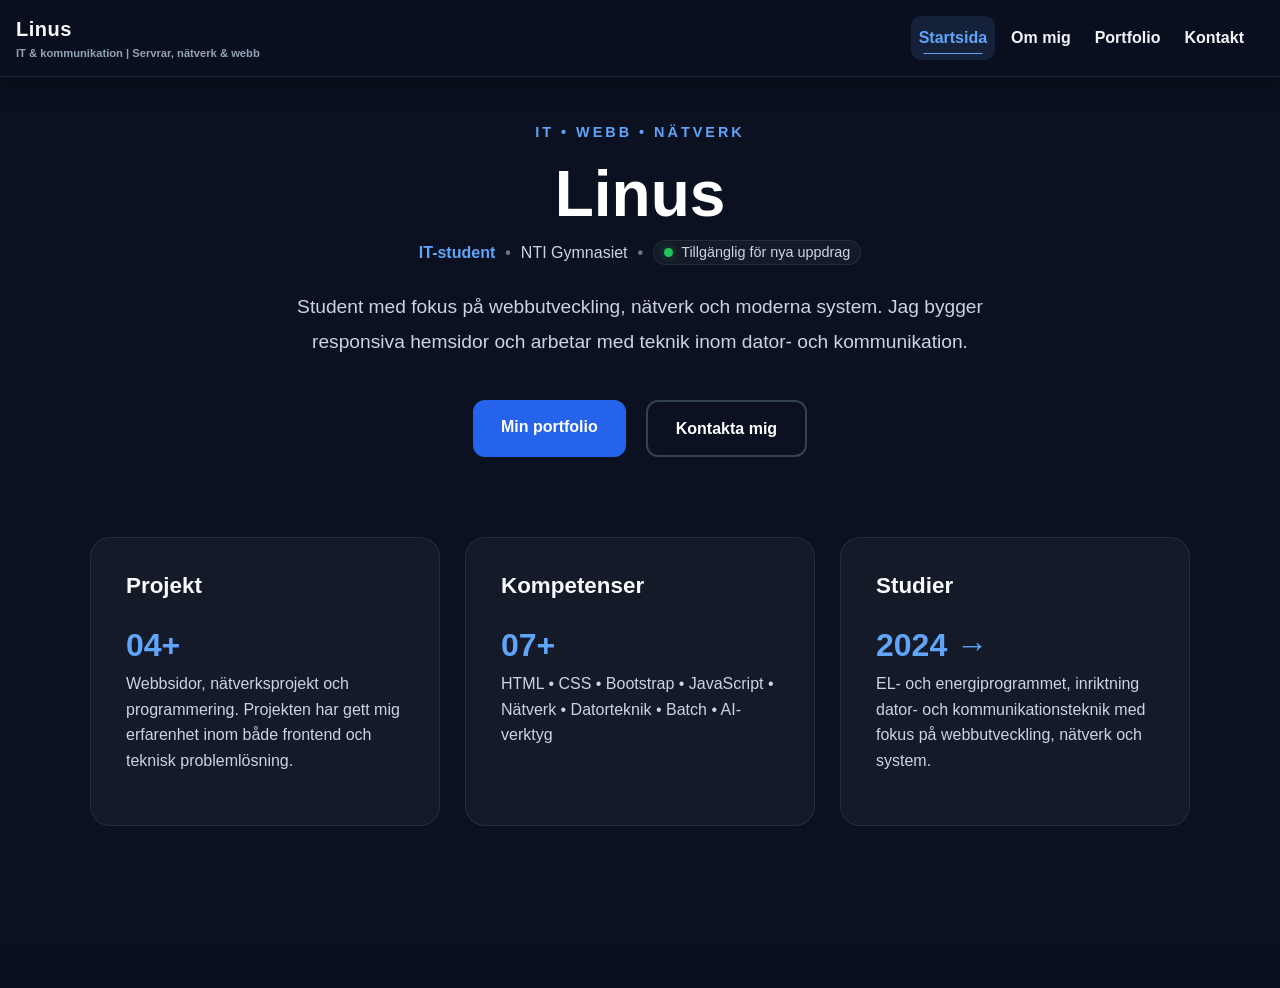
<file: index.html>
<!DOCTYPE html>
<html lang="en">
<head>
    <meta charset="UTF-8">
    <meta name="viewport" content="width=device-width, initial-scale=1.0">
   <meta name="description" content="CV och presentation av mig som IT-student med fokus på webbutveckling, nätverk, system och modern IT.">
    <link href="https://cdn.jsdelivr.net/npm/bootstrap@5.3.8/dist/css/bootstrap.min.css" rel="stylesheet" integrity="sha384-sRIl4kxILFvY47J16cr9ZwB07vP4J8+LH7qKQnuqkuIAvNWLzeN8tE5YBujZqJLB" crossorigin="anonymous">
    <script src="https://cdn.jsdelivr.net/npm/bootstrap@5.3.8/dist/js/bootstrap.bundle.min.js" integrity="sha384-FKyoEForCGlyvwx9Hj09JcYn3nv7wiPVlz7YYwJrWVcXK/BmnVDxM+D2scQbITxI" crossorigin="anonymous"></script>
    <link rel="stylesheet" href="gemensam.css">
    <link rel="stylesheet" href="indexstyle.css">
    <script src="status.js"></script>
    <title>Linus | IT-elev</title>
</head>
<body>
       <!-- Navbar -->
<header class="container-fluid p-0">
 <nav class="navbar navbar-expand-md navbar-dark fixed-top custom-navbar">

  <a class="navbar-brand ps-3 fw-bold d-flex flex-column brand-box" href="index.html">
    <span class="brand-body">Linus</span>
    <small id="navbar-subtitle">
      IT & kommunikation | Servrar, nätverk & webb
    </small>
  </a>

  <button class="navbar-toggler me-4" type="button"
    data-bs-toggle="collapse"
    data-bs-target="#collapsibleNavbar"
    aria-controls="collapsibleNavbar"
    aria-expanded="false"
    aria-label="Toggle navigation">
    <span class="navbar-toggler-icon"></span>
  </button>

  <div class="collapse navbar-collapse" id="collapsibleNavbar">
    <ul class="navbar-nav ms-auto pe-4 nav-links">

      <li class="nav-item">
        <a class="nav-link active" href="index.html">Startsida</a>
      </li>

      <li class="nav-item">
        <a class="nav-link" href="om.html">Om mig</a>
      </li>

      <li class="nav-item">
        <a class="nav-link" href="portfolio.html">Portfolio</a>
      </li>

      <li class="nav-item">
        <a class="nav-link" href="kontakt.html">Kontakt</a>
      </li>

    </ul>
  </div>

</nav>
</header>
<!-- End Navbar -->
<main class="hero-main">

    <section class="hero-content">

        <header>
            <p class="hero-tag">IT • WEBB • NÄTVERK</p>
            <h1>Linus</h1>
        </header>

        <div class="hero-line">

            <span class="hero-role">IT-student</span>

            <span class="hero-dot">•</span>

            <span class="hero-school">NTI Gymnasiet</span>

            <span class="hero-dot">•</span>

            <div class="availability-status">
                <span class="status-dot"></span>
                <span id="availability-text"></span>
            </div>

        </div>

        <p class="hero-text">
            Student med fokus på webbutveckling, nätverk och moderna system.
            Jag bygger responsiva hemsidor och arbetar med teknik inom dator- och kommunikation.
        </p>

        <nav class="hero-buttons">
            <a href="portfolio.html" class="btn-primary">Min portfolio</a>
            <a href="kontakt.html" class="btn-secondary">Kontakta mig</a>
        </nav>

    </section>

    <section class="info-cards">
<h2 class="visually-hidden">Projekt</h2> <!-- Vet ej om den ska synas. Behövas för att inte få fel i validator -->
        <article class="card-box">
            <h2>Projekt</h2>
            <span>04+</span>
            <p>Webbsidor, nätverksprojekt och programmering. Projekten har gett mig erfarenhet inom både frontend och teknisk problemlösning.
            </p>
            
        </article>

        <article class="card-box">
            <h2>Kompetenser</h2>
            <span>07+</span>
            <p>HTML • CSS • Bootstrap • JavaScript • Nätverk • Datorteknik • Batch • AI-verktyg</p>
            
        </article>

        <article class="card-box">
            <h2>Studier</h2>
            <span>2024 →</span>
            <p>EL- och energiprogrammet, inriktning dator- och kommunikationsteknik med fokus på webbutveckling, nätverk och system.</p>
            
        </article>

    </section>

</main>
<footer class="footer">
    <div class="footer-text">
        © 2026 Linus · Alla rättigheter förbehållna
    </div>
</footer>

</body>
</html>
</file>
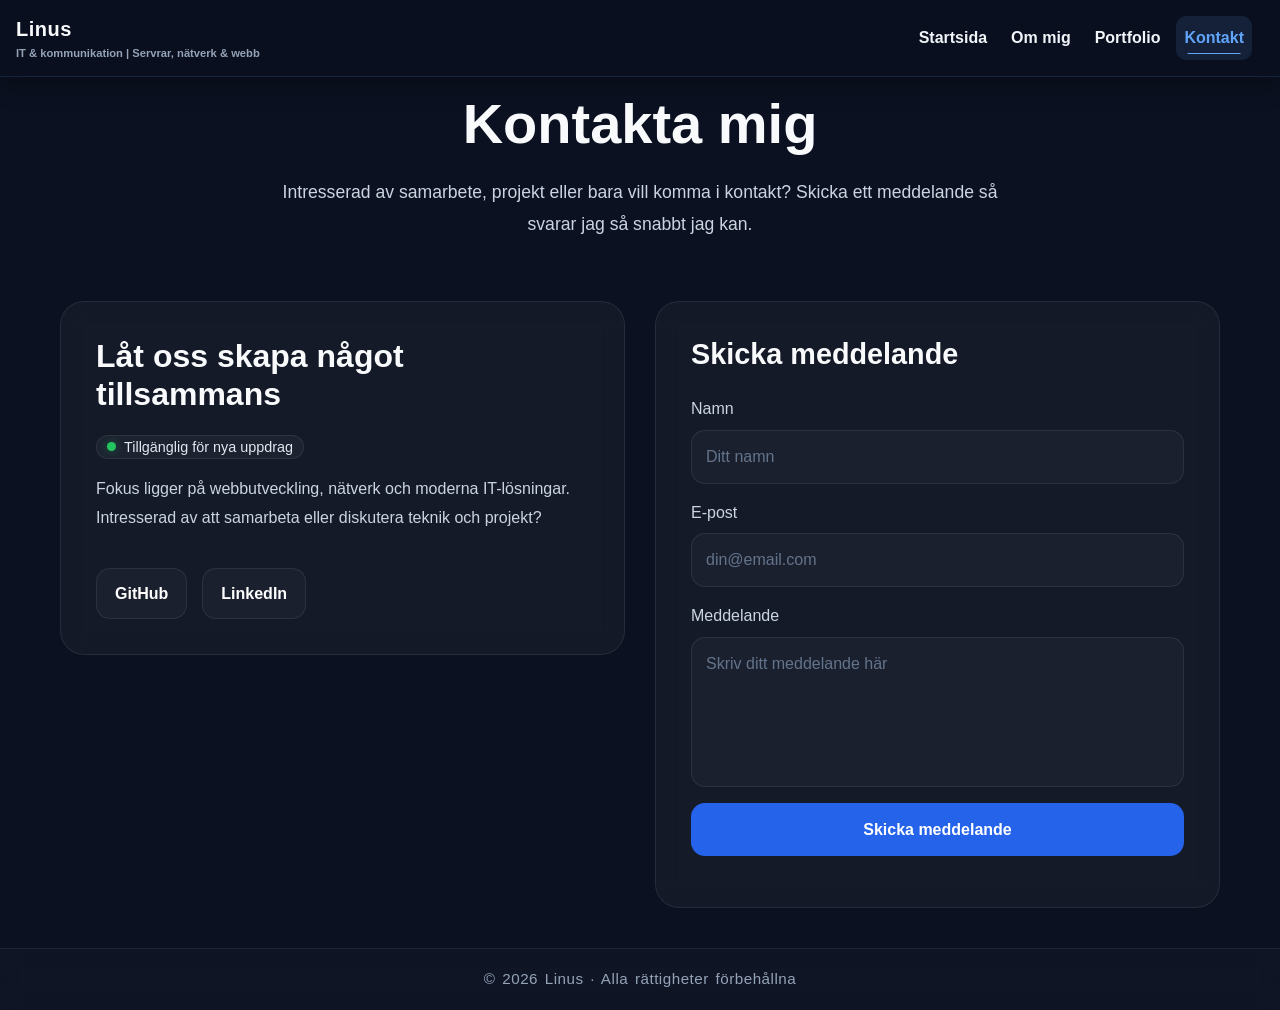
<file: kontakt.html>
<!DOCTYPE html>
<html lang="en">
<head>
    <meta charset="UTF-8">
    <meta name="viewport" content="width=device-width, initial-scale=1.0">
   <meta name="description" content="CV och presentation av mig som IT-student med fokus på webbutveckling, nätverk, system och modern IT.">
    <link href="https://cdn.jsdelivr.net/npm/bootstrap@5.3.8/dist/css/bootstrap.min.css" rel="stylesheet" integrity="sha384-sRIl4kxILFvY47J16cr9ZwB07vP4J8+LH7qKQnuqkuIAvNWLzeN8tE5YBujZqJLB" crossorigin="anonymous">
    <script src="https://cdn.jsdelivr.net/npm/bootstrap@5.3.8/dist/js/bootstrap.bundle.min.js" integrity="sha384-FKyoEForCGlyvwx9Hj09JcYn3nv7wiPVlz7YYwJrWVcXK/BmnVDxM+D2scQbITxI" crossorigin="anonymous"></script>
    <link rel="stylesheet" href="gemensam.css">
    <link rel="stylesheet" href="kontaktstyle.css">
    <script src="form.js" async defer></script>
    <script src="status.js"></script>
    <title>Linus | IT-elev</title>
</head>
<body>
       <!-- Navbar -->
<header class="container-fluid p-0">
 <nav class="navbar navbar-expand-md navbar-dark fixed-top custom-navbar">

  <a class="navbar-brand ps-3 fw-bold d-flex flex-column brand-box" href="index.html">
    <span class="brand-body">Linus</span>
    <small id="navbar-subtitle">
      IT & kommunikation | Servrar, nätverk & webb
    </small>
  </a>

  <button class="navbar-toggler me-4" type="button"
    data-bs-toggle="collapse"
    data-bs-target="#collapsibleNavbar"
    aria-controls="collapsibleNavbar"
    aria-expanded="false"
    aria-label="Toggle navigation">
    <span class="navbar-toggler-icon"></span>
  </button>

  <div class="collapse navbar-collapse" id="collapsibleNavbar">
    <ul class="navbar-nav ms-auto pe-4 nav-links">

      <li class="nav-item">
        <a class="nav-link" href="index.html">Startsida</a>
      </li>

      <li class="nav-item">
        <a class="nav-link" href="om.html">Om mig</a>
      </li>

      <li class="nav-item">
        <a class="nav-link" href="portfolio.html">Portfolio</a>
      </li>

      <li class="nav-item">
        <a class="nav-link active" href="kontakt.html">Kontakt</a>
      </li>

    </ul>
  </div>

</nav>
</header>
<!-- End Navbar -->
<main class="contact-main">

    <header class="contact-hero">

        <h1>Kontakta mig</h1>

        <p class="contact-text">
            Intresserad av samarbete, projekt eller bara vill komma i kontakt?
            Skicka ett meddelande så svarar jag så snabbt jag kan.
        </p>

    </header>

    <section class="contact-grid">
<h2 class="visually-hidden">Kontakta mig</h2> <!-- Vet ej om den ska synas. Behövas för att inte få fel i validator -->

        <aside class="contact-info glass-card">

            <h2>Låt oss skapa något tillsammans</h2>

            <div class="availability-status">
            <span class="status-dot"></span>
            <span id="availability-text"></span>
            </div>

            <p>
                Fokus ligger på webbutveckling, nätverk och moderna IT-lösningar.
                Intresserad av att samarbeta eller diskutera teknik och projekt?
            </p>

            <nav class="contact-links">

                <a href="https://github.com/Linus67" target="_blank" class="contact-link">
                    GitHub
                </a>

                <a href="https://se.linkedin.com/in/linus-lindgren-b2a7483a4" target="_blank" class="contact-link">
                    LinkedIn
                </a>

            </nav>

        </aside>

        <section class="contact-form-wrapper glass-card">

            <h2 class="form-title">Skicka meddelande</h2>

            <form id="contact-form">

                <div class="mb-3">
                    <label for="name" class="form-label">Namn</label>

                    <input type="text"
                           class="form-control"
                           id="name"
                           name="name"
                           placeholder="Ditt namn"
                           required>
                </div>

                <div class="mb-3">
                    <label for="email" class="form-label">E-post</label>

                    <input type="email"
                           class="form-control"
                           id="email"
                           name="email"
                           placeholder="din@email.com"
                           required>
                </div>

                <div class="mb-3">
                    <label for="message" class="form-label">Meddelande</label>

                    <textarea class="form-control"
                              id="message"
                              name="message"
                              rows="5"
                              placeholder="Skriv ditt meddelande här"
                              required></textarea>
                </div>

                <input type="text" name="_gotcha" style="display:none">

                <button type="submit"
                        class="submit-btn"
                        id="submit-btn">

                    Skicka meddelande

                </button>

                <div id="form-message"
                     class="mt-3 text-center">
                </div>

            </form>

        </section>

    </section>

</main>

<footer class="footer">

    <p class="footer-text">
        © 2026 Linus · Alla rättigheter förbehållna
    </p>

</footer>



</body>
</html>
</file>
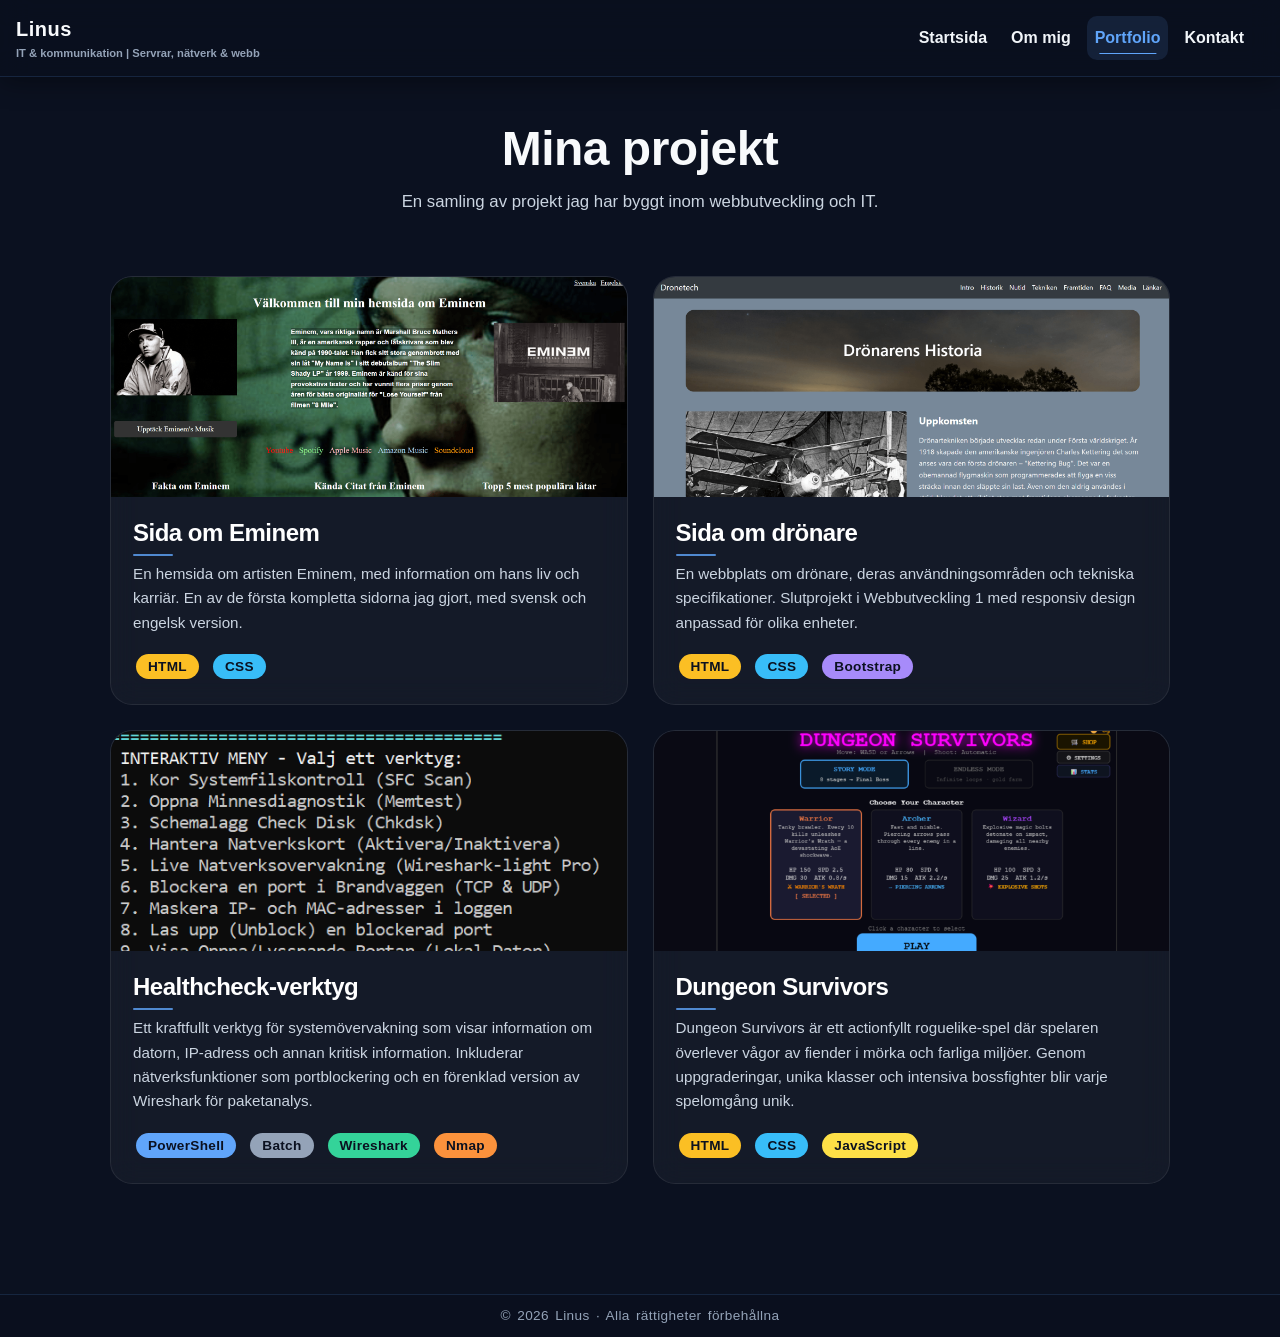
<file: portfolio.html>
<!DOCTYPE html>
<html lang="en">
<head>
    <meta charset="UTF-8">
    <meta name="viewport" content="width=device-width, initial-scale=1.0">
  <meta name="description" content="CV och presentation av mig som IT-student med fokus på webbutveckling, nätverk, system och modern IT.">
    <link href="https://cdn.jsdelivr.net/npm/bootstrap@5.3.8/dist/css/bootstrap.min.css" rel="stylesheet" integrity="sha384-sRIl4kxILFvY47J16cr9ZwB07vP4J8+LH7qKQnuqkuIAvNWLzeN8tE5YBujZqJLB" crossorigin="anonymous">
    <script src="https://cdn.jsdelivr.net/npm/bootstrap@5.3.8/dist/js/bootstrap.bundle.min.js" integrity="sha384-FKyoEForCGlyvwx9Hj09JcYn3nv7wiPVlz7YYwJrWVcXK/BmnVDxM+D2scQbITxI" crossorigin="anonymous"></script>
    <link rel="stylesheet" href="gemensam.css">
    <link rel="stylesheet" href="portfoliostyle.css">
    <title>Linus | IT-elev</title>
</head>
<body>
       <!-- Navbar -->
<header class="container-fluid p-0">
 <nav class="navbar navbar-expand-md navbar-dark fixed-top custom-navbar">

  <a class="navbar-brand ps-3 fw-bold d-flex flex-column brand-box" href="index.html">
    <span class="brand-body">Linus</span>
    <small id="navbar-subtitle">
      IT & kommunikation | Servrar, nätverk & webb
    </small>
  </a>

  <button class="navbar-toggler me-4" type="button"
    data-bs-toggle="collapse"
    data-bs-target="#collapsibleNavbar"
    aria-controls="collapsibleNavbar"
    aria-expanded="false"
    aria-label="Toggle navigation">
    <span class="navbar-toggler-icon"></span>
  </button>

  <div class="collapse navbar-collapse" id="collapsibleNavbar">
    <ul class="navbar-nav ms-auto pe-4 nav-links">

      <li class="nav-item">
        <a class="nav-link" href="index.html">Startsida</a>
      </li>

      <li class="nav-item">
        <a class="nav-link" href="om.html">Om mig</a>
      </li>

      <li class="nav-item">
        <a class="nav-link active" href="portfolio.html">Portfolio</a>
      </li>

      <li class="nav-item">
        <a class="nav-link" href="kontakt.html">Kontakt</a>
      </li>

    </ul>
  </div>

</nav>
</header>
<!-- End Navbar -->

<main class="portfolio-main">

    <header class="portfolio-hero">

        <h1>Mina projekt</h1>

        <p class="portfolio-text">
            En samling av projekt jag har byggt inom webbutveckling och IT.
        </p>

    </header>

    <section class="project-grid">

        <h2 class="visually-hidden">Portfolio</h2>

        <article class="project-card glass-card">

            <img src="eminemsida.png" alt="Eminem sida projektbild">

            <div class="project-content">

                <h3>Sida om Eminem</h3>

                <p>
                    En hemsida om artisten Eminem, med information om hans liv och karriär.
                    En av de första kompletta sidorna jag gjort, med svensk och engelsk version.
                </p>

                <div class="project-tags">
                    <span class="badge badge-html">HTML</span>
                    <span class="badge badge-css">CSS</span>
                </div>

            </div>

        </article>

        <article class="project-card glass-card">

            <img src="dronesite.png" alt="Drönare-sidan projektbild" loading="lazy">

            <div class="project-content">

                <h3>Sida om drönare</h3>

                <p>
                    En webbplats om drönare, deras användningsområden och tekniska specifikationer. 
                    Slutprojekt i Webbutveckling 1 med responsiv design anpassad för olika enheter.
                </p>

                <div class="project-tags">
                    <span class="badge badge-html">HTML</span>
                    <span class="badge badge-css">CSS</span>
                    <span class="badge badge-bootstrap">Bootstrap</span>
                </div>

            </div>

        </article>

        <article class="project-card glass-card">

            <img src="Health.png" class="img-healthcheck" alt="Healthcheck-verktyg projektbild" loading="lazy">

            <div class="project-content">

                <h3>Healthcheck-verktyg</h3>

                <p>
                    Ett kraftfullt verktyg för systemövervakning som visar information om datorn,
                    IP-adress och annan kritisk information. Inkluderar nätverksfunktioner som
                    portblockering och en förenklad version av Wireshark för paketanalys.
                </p>

                <div class="project-tags">
                    <span class="badge badge-powershell">PowerShell</span>
                    <span class="badge badge-batch">Batch</span>
                    <span class="badge badge-wireshark">Wireshark</span>
                    <span class="badge badge-nmap">Nmap</span>
                </div>

            </div>

        </article>

        <article class="project-card glass-card">

            <img src="dungeon.png"  class="img-dungeon" alt="Dungeon Survivors projektbild" loading="lazy">

            <div class="project-content">

                <h3>Dungeon Survivors</h3>

                <p>
                    Dungeon Survivors är ett actionfyllt roguelike-spel där spelaren överlever
                    vågor av fiender i mörka och farliga miljöer. Genom uppgraderingar,
                    unika klasser och intensiva bossfighter blir varje spelomgång unik.
                </p>

                <div class="project-tags">
                    <span class="badge badge-html">HTML</span>
                    <span class="badge badge-css">CSS</span>
                    <span class="badge badge-javascript">JavaScript</span>
                </div>

            </div>

        </article>

    </section>

</main>

<footer class="footer">
    <div class="footer-text">
        © 2026 Linus · Alla rättigheter förbehållna
    </div>
</footer>

</body>
</html>
</file>
<file: gemensam.css>
/* GLOBALT */

body{
    margin:0;
    padding:0;
    font-family:Arial, Helvetica, sans-serif;
    background:#0b1120;
    color:#e2e8f0;
    line-height:1.6;
}

.container-page{
    max-width:1100px;
    margin:auto;
    padding:100px 20px;
}

h1, h2, h3, h4 {
    margin: 0;
    font-family: inherit;
    color: #f8fafc;
    font-weight: 700;
}

h1 { font-size: 3rem; font-weight: 900; }
h2 { font-size: 1.6rem; font-weight: 800; }
h3 { font-size: 1.3rem; font-weight: 700; }

p {
    line-height: 1.7;
    color: #cbd5e1;
}

/* NAVBAR */

.brand-body{
    font-size:1.25rem;
    letter-spacing:0.5px;
    color:#f8fafc;
}

#navbar-subtitle{
    font-size:0.7rem;
    color:#94a3b8;
}

.custom-navbar{
    background: rgba(10, 15, 30, 0.75);
    backdrop-filter: blur(14px);
    border-bottom: 1px solid rgba(96,165,250,0.15);
    box-shadow: 0 4px 25px rgba(0,0,0,0.4);
    
}

.nav-links .nav-link{
    position:relative;
    font-weight:600;
    color:#f1f5f9 !important;
    padding:0.6rem 1rem;
    margin:0 4px;
    border-radius:10px;
    transition:0.25s ease;
}

.nav-links .nav-link:hover{
    color:#60a5fa !important;
    background:rgba(96,165,250,0.08); 
}

.nav-links .nav-link.active{
    color:#60a5fa !important;
    background:rgba(96,165,250,0.12);
}

.nav-links .nav-link::after{
    content:"";
    position:absolute;
    left:50%;
    bottom:6px;
    width:0;
    height:1px;
    background:#60a5fa;
    transition:0.25s ease;
    transform:translateX(-50%) translateZ(0);
    will-change: width;
}

.nav-links .nav-link:hover::after,
.nav-links .nav-link.active::after{
    width:70%;
}



/* GEMENSAMMA SEKTIONS-STILAR */

.section-tag{
    color:#60a5fa;
    letter-spacing:3px;
    font-size:0.9rem;
    font-weight:bold;
    margin-bottom:15px;
    text-transform:uppercase;
}

.glass-card{
    background:rgba(255,255,255,0.04);
    border:1px solid rgba(255,255,255,0.08);
    border-radius:22px;
    backdrop-filter:blur(10px);
}

/* TAGS */

.tag-pill{
    background:#1e293b;
    border:1px solid #334155;
    padding:8px 15px;
    border-radius:30px;
    font-size:0.9rem;
    display:inline-block;
}

/* BADGES */

.badge{
    display:inline-block;
    padding:6px 12px;
    border-radius:20px;
    font-size:0.85rem;
    margin:3px;
    font-weight:600;
    letter-spacing:0.3px;
}

.badge-html{ background:#f97316; color:white; }
.badge-css{ background:#3b82f6; color:white; }
.badge-bootstrap{ background:#8b5cf6; color:white; }
.badge-javascript{ background:#facc15; color:#000; }

.badge-powershell{ background:#4f46e5; color:white; }
.badge-batch{ background:#334155; color:white; }
.badge-wireshark{ background:#0ea5e9; color:white; }
.badge-nmap{ background:#f97316; color:white; }


/* on-going status badge */


.status-ongoing{
    display:inline-flex;
    align-items:center;
    gap:6px;

    margin-left:8px;
    padding:5px 12px;

    font-size:0.72rem;
    font-weight:600;
    letter-spacing:0.4px;

    color:#cbd5e1;

    background:rgba(255,255,255,0.03);
    border:1px solid rgba(96,165,250,0.25);

    border-radius:999px;

    position:relative;
    overflow:hidden;
}

.status-ongoing::before{
    content:"";
    width:6px;
    height:6px;
    border-radius:50%;
    background:#60a5fa;

    display:inline-block;
}
/* KNAPPAR */

.btn-primary-custom,
.btn-secondary-custom{
    padding:14px 28px;
    border-radius:12px;
    text-decoration:none;
    font-weight:bold;
    transition:0.3s;
    display:inline-block;
}

/* primary = blue tech */
.btn-primary-custom{
    background:#60a5fa;
    color:#0b1120;
}

.btn-primary-custom:hover{
    background:#3b82f6;
    transform:translateY(-3px);
}

/* secondary = glass */
.btn-secondary-custom{
    border:1px solid rgba(96,165,250,0.4);
    color:white;
    background:transparent;
}

.btn-secondary-custom:hover{
    border-color:#60a5fa;
    transform:translateY(-3px);
}

/* RESPONSIVE */

@media (max-width:768px){

    .navbar-nav{
        text-align:center;
        padding-top:1rem;
    }

    .nav-link{
        padding:0.75rem 0;
    }
}
/*BADGES för IT-badges */

.badge{
    display:inline-block;
    padding:6px 12px;
    border-radius:20px;
    font-size:0.85rem;
    margin:3px;
    font-weight:600;
    letter-spacing:0.3px;

    color:#0b1120 !important;
}

/*COLORS */

.badge-html{
    background:#fbbf24; /* amber */
}

.badge-css{
    background:#38bdf8; /* sky blue */
}

.badge-bootstrap{
    background:#a78bfa; /* soft purple */
}

.badge-javascript{
    background:#fde047; /* bright yellow */
}

.badge-powershell{
    background:#60a5fa; /* blue */
}

.badge-batch{
    background:#94a3b8; /* gray */
}

.badge-wireshark{
    background:#34d399; /* green */
}

.badge-nmap{
    background:#fb923c; /* orange */
}

/* SMALL FOOTER */

.footer{
    padding:10px 10px;
    text-align:center;

    border-top:1px solid rgba(96,165,250,0.15);

    background:rgba(10, 15, 30, 0.6);
    backdrop-filter:blur(10px);
    -webkit-backdrop-filter:blur(10px);

    margin-top:0;
}

.footer-text{
    color:#94a3b8;
    font-size:0.85rem;

    letter-spacing:0.4px;
    word-spacing:2px; 

    line-height:1.6;
    font-weight:500;
}

/* AVAILABILITY STATUS */

.availability-status{
    display:inline-flex;
    align-items:center;
    gap:8px;

    padding:4px 10px;
    border-radius:999px;

    background:rgba(255,255,255,0.04);
    border:1px solid rgba(255,255,255,0.08);

    font-size:0.9rem;

    line-height:1;
}

.status-dot{
    width:9px;
    height:9px;
    border-radius:50%;
    flex-shrink:0;
}

.status-available{
    background:#22c55e;
    box-shadow:0 0 10px rgba(34,197,94,0.4);
    animation:pulseGreen 2s infinite;
}

.status-limited{
    background:#facc15;
    box-shadow:0 0 10px rgba(250,204,21,0.35);
    animation:pulseYellow 2s infinite;
}

.status-busy{
    background:#ef4444;
    box-shadow:0 0 10px rgba(239,68,68,0.35);
    animation:pulseRed 2s infinite;
}

/* animations */
@keyframes pulseGreen{
    0%{ box-shadow:0 0 0 0 rgba(34,197,94,.4);}
    70%{ box-shadow:0 0 0 8px rgba(34,197,94,0);}
    100%{ box-shadow:0 0 0 0 rgba(34,197,94,0);}
}

@keyframes pulseYellow{
    0%{ box-shadow:0 0 0 0 rgba(250,204,21,.4);}
    70%{ box-shadow:0 0 0 8px rgba(250,204,21,0);}
    100%{ box-shadow:0 0 0 0 rgba(250,204,21,0);}
}

@keyframes pulseRed{
    0%{ box-shadow:0 0 0 0 rgba(239,68,68,.4);}
    70%{ box-shadow:0 0 0 8px rgba(239,68,68,0);}
    100%{ box-shadow:0 0 0 0 rgba(239,68,68,0);}
}
</file>
<file: indexstyle.css>
/* MAIN */

.hero-main{
    min-height:100vh;
    display:flex;
    flex-direction:column;
    justify-content:center;
    align-items:center;
    padding:120px 20px;

    background:#0b1120;

}

/* HERO CONTENT */

.hero-content{
    max-width:800px;
    text-align:center;
}

.hero-tag{
    color:#60a5fa;
    letter-spacing:3px;
    font-size:0.9rem;
    margin-bottom:15px;
    font-weight:700;
}

.hero-content h1{
    font-size:4rem;
    font-weight:900;
    margin:10px 0;
    color:white;
    line-height:1.1;
}

/* HERO LINE */

.hero-line{
    display:flex;
    flex-wrap:wrap;
    justify-content:center;
    align-items:center;
    gap:10px;

    margin:10px 0 25px;
    font-size:1rem;
    color:#cbd5e1;
}

.hero-role{
    color:#60a5fa;
    font-weight:600;
}

.hero-school{
    color:#cbd5e1;
}

.hero-dot{
    opacity:0.5;
    font-weight:bold;
}

/* STATUS BADGE */

.hero-status{
    display:flex;
    align-items:center;
    gap:8px;

    padding:4px 12px;
    border-radius:999px;

    background:rgba(255,255,255,0.04);
    border:1px solid rgba(255,255,255,0.08);
    backdrop-filter:blur(10px);

    font-size:0.9rem;
}

/* GREEN DOT */
.availability-dot{
    width:8px;
    height:8px;
    border-radius:50%;
    background:#22c55e;
    position:relative;
}

.availability-dot::after{
    content:"";
    position:absolute;
    inset:0;
    border-radius:50%;
    background:#22c55e;
    opacity:0.6;
    animation:pulse 1.5s infinite;
}

@keyframes pulse{
    0%{
        transform:scale(1);
        opacity:0.6;
    }
    70%{
        transform:scale(2.5);
        opacity:0;
    }
    100%{
        opacity:0;
    }
}

/* TEXT */

.hero-text{
    font-size:1.2rem;
    color:#cbd5e1;
    line-height:1.8;
    max-width:700px;
    margin-bottom:40px;
}

/* BUTTONS */

.hero-buttons{
    display:flex;
    justify-content:center;
    gap:20px;
    flex-wrap:wrap;
}

.btn-primary,
.btn-secondary{
    padding:14px 28px;
    border-radius:12px;
    text-decoration:none;
    font-weight:700;
    transition:0.3s ease;
}

.btn-primary{
    background:#2563eb;
    color:white;
}

.btn-primary:hover{
    background:#1d4ed8;
    transform:translateY(-3px);
}

.btn-secondary{
    border:2px solid #334155;
    color:white;
}

.btn-secondary:hover{
    border-color:#60a5fa;
    transform:translateY(-3px);
}

/* INFO CARDS */

.info-cards{
    margin-top:80px;
    display:grid;
    grid-template-columns:repeat(auto-fit,minmax(240px,1fr));
    gap:25px;
    width:100%;
    max-width:1100px;
}

.card-box{
    background:rgba(255,255,255,0.04);
    border:1px solid rgba(255,255,255,0.08);
    backdrop-filter:blur(10px);
    border-radius:20px;
    padding:35px;
    transition:0.3s ease;
}

.card-box:hover{
    transform:translateY(-8px);
    border-color:#3b82f6;
}

.card-box h2{
    margin-bottom:15px;
    font-size:1.4rem;
}

.card-box p{
    color:#cbd5e1;
    line-height:1.6;
}

.card-box span{
    display:block;
    margin-top:20px;
    font-size:2rem;
    font-weight:900;
    color:#60a5fa;
}

/* CORE COURSES */

.core-courses{
    margin-top:25px;
    padding-top:20px;
    border-top:1px solid rgba(255,255,255,0.06);
}

.core-courses h4{
    color:#94a3b8;
    font-size:0.9rem;
    margin-bottom:12px;
    font-weight:600;
}

.core-tags{
    display:flex;
    flex-wrap:wrap;
    gap:10px;
}

.core-tags span{
    background:rgba(255,255,255,0.03);
    border:1px solid rgba(255,255,255,0.05);
    color:#94a3b8;
    padding:8px 12px;
    border-radius:12px;
    font-size:0.85rem;
    transition:0.25s ease;
}

.core-tags span:hover{
    border-color:rgba(96,165,250,0.4);
    color:#cbd5e1;
}

/* BASIC COURSES */

.basic-section{
    margin-top:30px;
    padding-top:25px;
    border-top:1px solid rgba(255,255,255,0.06);
}

.basic-section h3{
    color:#94a3b8;
    font-size:0.95rem;
    margin-bottom:15px;
    font-weight:600;
    letter-spacing:0.5px;
}

/* GRID */
.basic-tags{
    display:grid;
    grid-template-columns:repeat(auto-fit, minmax(160px, 1fr));
    gap:12px;
}

/* BOXES */
.basic-tags span{
    display:flex;
    justify-content:center;
    align-items:center;

    padding:10px 12px;
    border-radius:14px;

    background:rgba(255,255,255,0.03);
    border:1px solid rgba(255,255,255,0.06);

    color:#94a3b8;
    font-size:0.85rem;
    font-weight:500;

    transition:0.25s ease;
    text-align:center;
}

.basic-tags span:hover{
    transform:translateY(-3px);
    border-color:rgba(96,165,250,0.4);
    color:#cbd5e1;
    background:rgba(37,99,235,0.08);
    box-shadow:0 8px 20px rgba(0,0,0,0.25);
}

/* RESPONSIVE */

@media(max-width:768px){
    .hero-content h1{
        font-size:2.7rem;
    }

    .hero-text{
        font-size:1rem;
    }
}
</file>
<file: kontaktstyle.css>
/* MAIN */

.contact-main{
    max-width:1200px;
    margin:auto;
    padding:90px 20px 40px;
}

/* HERO */

.contact-hero{
    text-align:center;
    max-width:750px;
    margin:0 auto 60px;
}

.contact-hero h1{
    font-size:3.5rem;
    font-weight:800;
    margin-bottom:20px;
}

.contact-text{
    color:#cbd5e1;
    font-size:1.1rem;
    line-height:1.8;
}

/* GRID */

.contact-grid{
    display:grid;
    grid-template-columns:1fr 1fr;
    gap:30px;
    align-items:start;
}

/* GLASS */

.glass-card{
    background:rgba(255,255,255,0.04);
    border:1px solid rgba(255,255,255,0.08);
    border-radius:24px;
    backdrop-filter:blur(12px);

    padding:35px;
    transition:0.3s ease;
}

.glass-card:hover{
    border-color:rgba(96,165,250,0.25);
}

/* INFO */

.contact-info h2{
    font-size:2rem;
    margin:0 0 20px;
}
.contact-info p{
    color:#cbd5e1;
    line-height:1.8;
    margin-top:16px;
}
/* LINKS */

.contact-links{
    display:flex;
    gap:15px;
    margin-top:35px;
    flex-wrap:wrap;
}

.contact-link{
    padding:12px 18px;
    border-radius:14px;

    text-decoration:none;
    color:white;
    font-weight:600;

    background:rgba(255,255,255,0.03);
    border:1px solid rgba(255,255,255,0.08);

    transition:0.3s ease;
}

.contact-link:hover{
    transform:translateY(-3px);

    border-color:rgba(96,165,250,0.4);

    background:rgba(37,99,235,0.08);
}

/* FORM */

.form-title{
    margin-bottom:25px;
    font-size:1.8rem;
}

/* LABELS */

.form-label{
    color:#cbd5e1;
    margin-bottom:8px;
}

/* INPUTS */

.form-control{
    background:rgba(255,255,255,0.03);
    border:1px solid rgba(255,255,255,0.08);

    color:white;
    padding:14px;

    border-radius:14px;
}

.form-control:focus{
    background:rgba(255,255,255,0.04);
    border-color:#60a5fa;

    color:white;

    box-shadow:none;
}

/* PLACEHOLDER */

.form-control::placeholder{
    color:#64748b;
}

/* TEXTAREA */

textarea.form-control{
    resize:none;
}

/* BUTTON */

.submit-btn{
    width:100%;

    border:none;
    border-radius:14px;

    padding:14px;

    background:#2563eb;
    color:white;

    font-weight:700;

    transition:0.3s ease;
}

.submit-btn:hover{
    background:#1d4ed8;
    transform:translateY(-2px);
}

/* FOOTER */

.footer{
    padding:18px 10px;
    text-align:center;

    border-top:1px solid rgba(255,255,255,0.06);
    background:rgba(255,255,255,0.02);
}

.footer-text{
    color:#94a3b8;
    font-size:0.95rem;
    letter-spacing:0.5px;
    margin:0;
}

/* RESPONSIVE */

@media(max-width:900px){

    .contact-grid{
        grid-template-columns:1fr;
    }

    .contact-hero h1{
        font-size:2.7rem;
    }

}
</file>
<file: portfoliostyle.css>
/* PORTFOLIO WRAPPER */

.portfolio-main{
    padding:110px 20px;
    max-width:1100px;
    margin:auto;
}

/* HERO */

.portfolio-hero{
    text-align:center;
    max-width:750px;
    margin:auto;
    margin-bottom:60px;
}

.portfolio-hero h1{
    font-size:3rem;
    font-weight:800;
    color:#f8fafc;
    margin:10px 0;
    letter-spacing:-0.5px;
}

.portfolio-text{
    color:#cbd5e1;
    font-size:1.05rem;
    line-height:1.7;
}

/* GRID */

.project-grid{
    display:grid;
    grid-template-columns:repeat(2, 1fr);
    gap:25px;
}

@media(max-width:900px){
    .project-grid{
        grid-template-columns:1fr;
    }
}

/* CARD */

.project-card{
    background:rgba(255,255,255,0.04);
    border:1px solid rgba(255,255,255,0.08);
    border-radius:22px;
    overflow:hidden;

    backdrop-filter:blur(14px);
    -webkit-backdrop-filter:blur(14px);

    transition:0.25s ease;
}

.project-card:hover{
    transform:translateY(-6px);
    border-color:rgba(96,165,250,0.45);
}

/* IMAGE */

.project-card img{
    width:100%;
    height:220px;
    object-fit:cover;
    display:block;
}

.img-healthcheck{
    object-position: center top;
}

.img-dungeon{
    object-fit: cover;
    object-position: center 20%;
}

/* CONTENT */

.project-content{
    padding:22px;
}

.project-content h3{
    font-size:1.5rem;
    font-weight:800;
    color:#ffffff;
    letter-spacing:-0.5px;
    margin-bottom:6px;
}

.project-content h3::after{
    content:"";
    display:block;
    width:40px;
    height:2px;
    margin-top:6px;
    background:#60a5fa;
    border-radius:2px;
    opacity:0.8;
}

.project-content p{
    color:#cbd5e1;
    line-height:1.6;
    font-size:0.95rem;
}

/* TAGS */

.project-tags{
    display:flex;
    flex-wrap:wrap;
    gap:8px;
    margin-top:15px;
}

@media(max-width:768px){

.project-card img{
    width:100%;
    height:220px;
    object-fit:cover;
}

    .img-healthcheck{
        object-position:center top;
    }

    .img-dungeon{
    object-position: center 20%;
}
}
</file>
